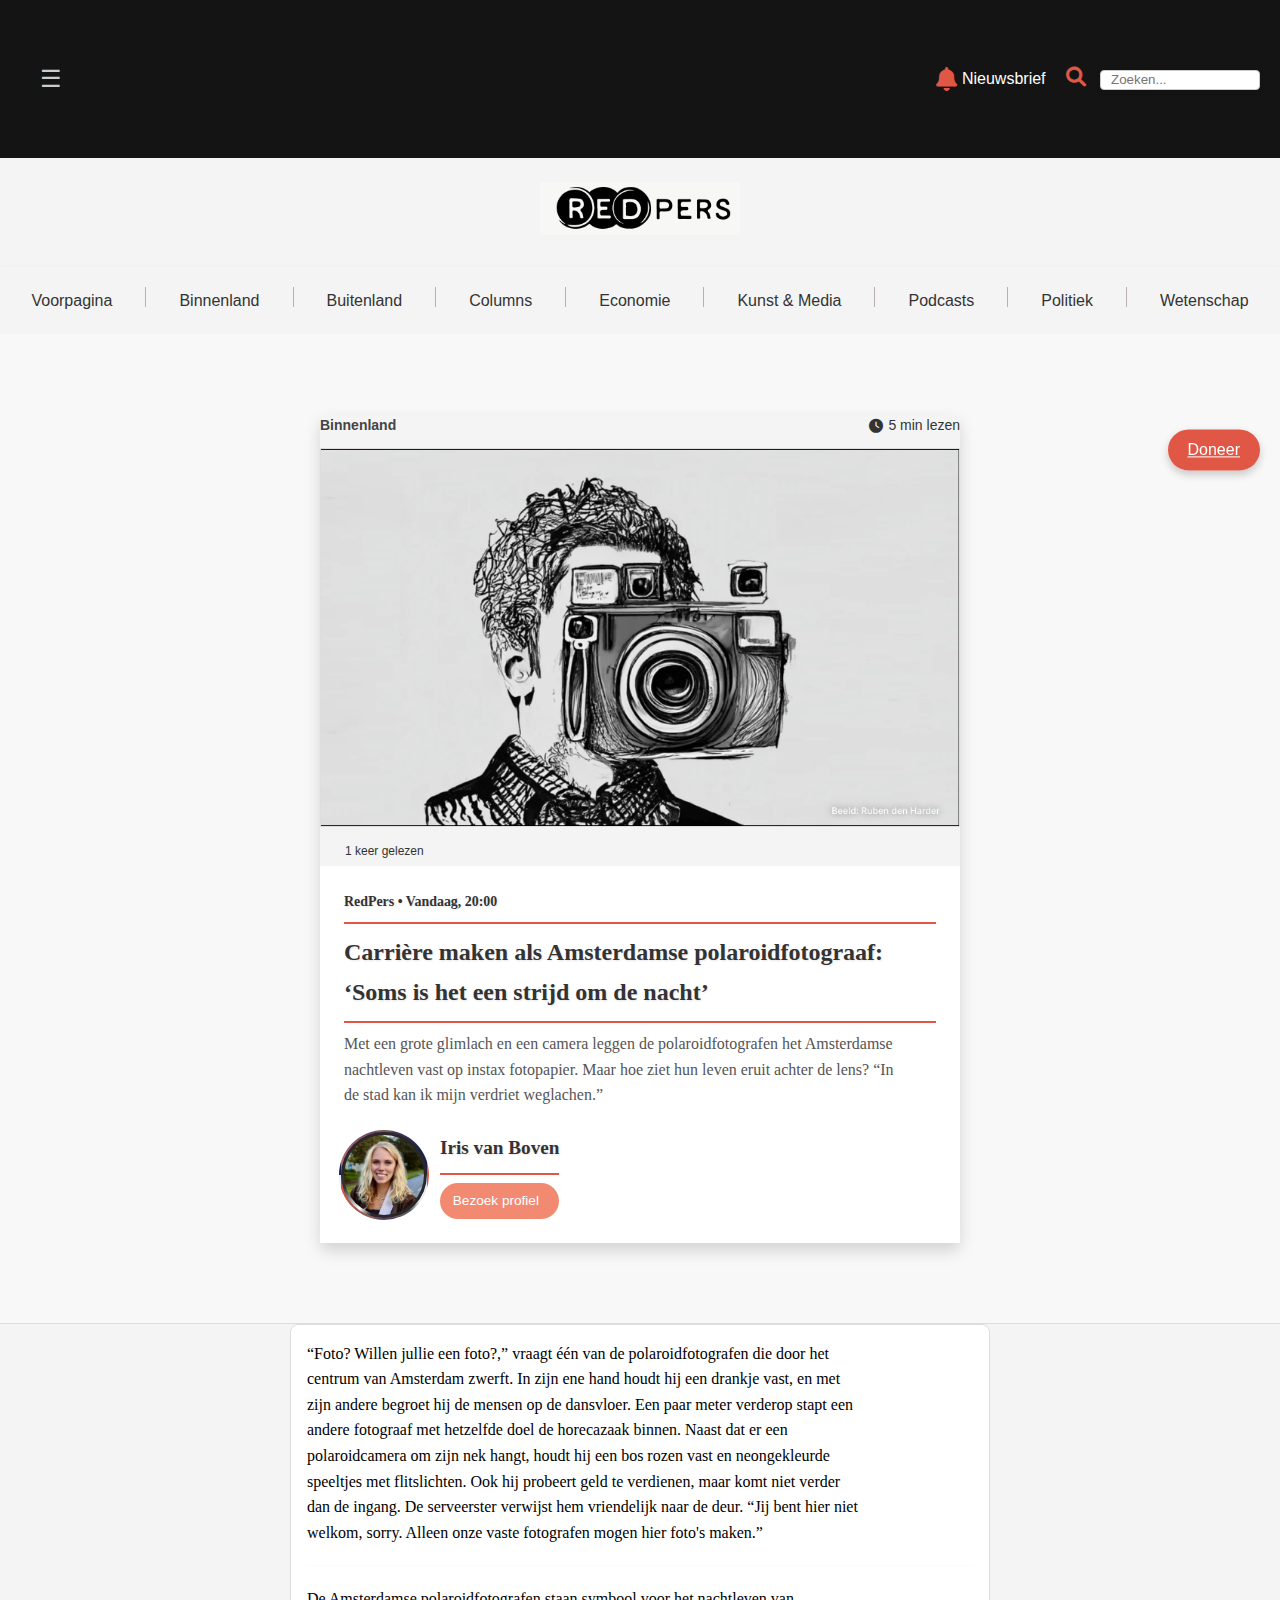
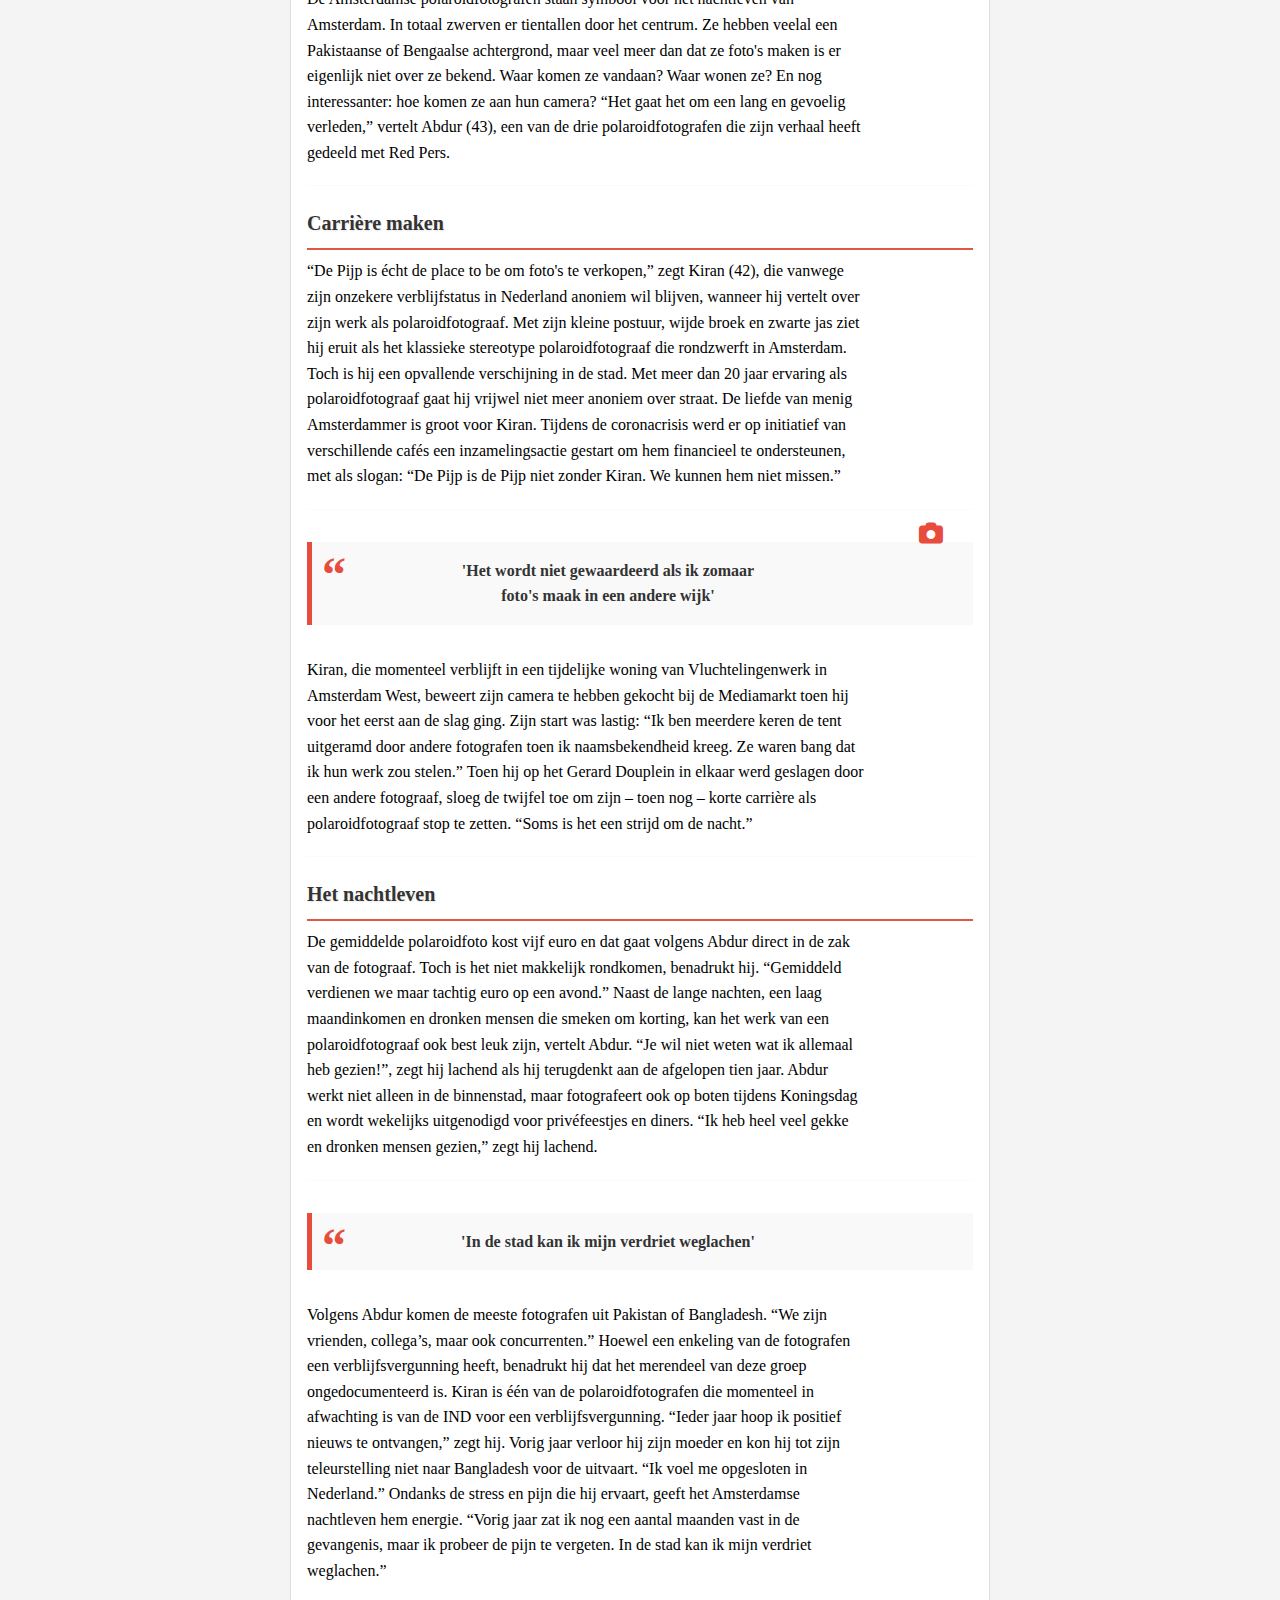
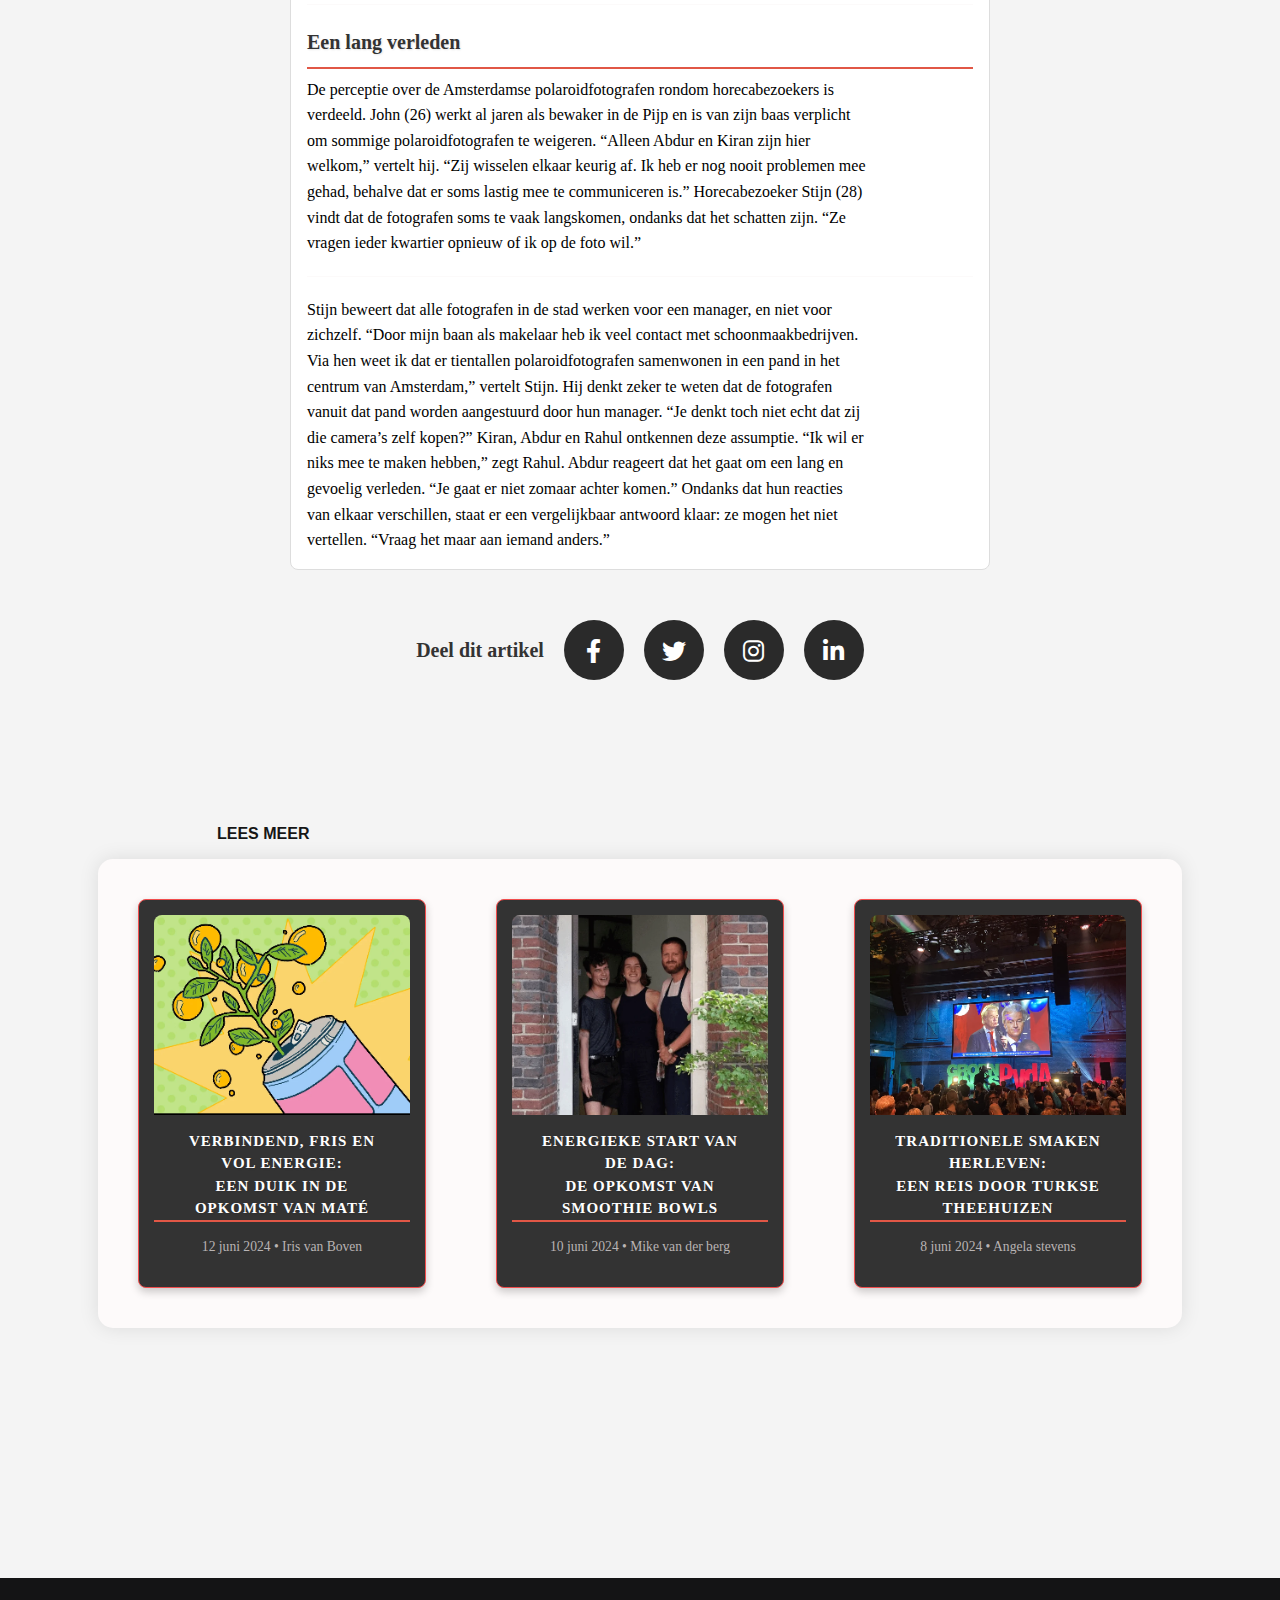
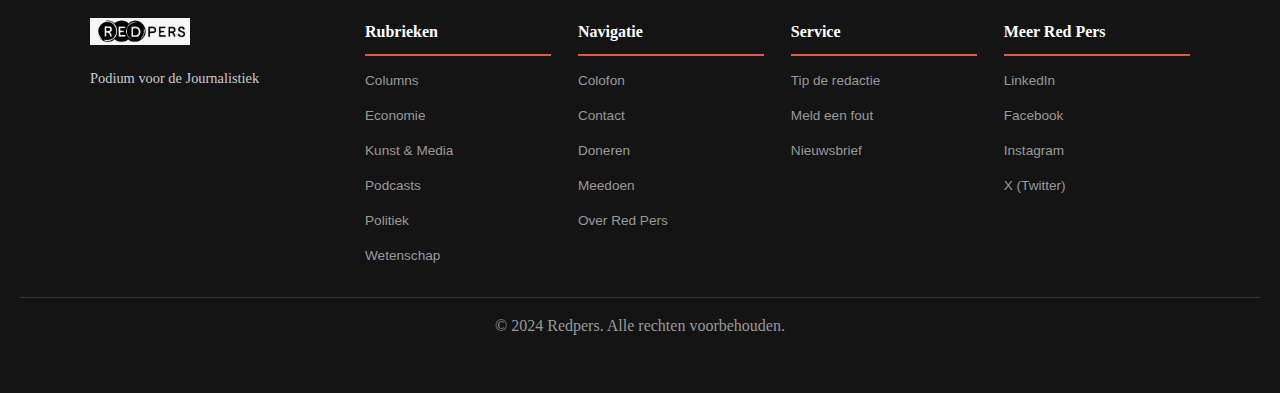
<file: index.html>
<!DOCTYPE html>
<html lang="nl">

<head>
    <meta charset="UTF-8">
    <meta name="viewport" content="width=device-width, initial-scale=1.0">
    <title>Redpers</title>
    <link rel="stylesheet" href="styles/styles.css">
    <link rel="preconnect" href="https://fonts.googleapis.com">
    <link rel="preconnect" href="https://fonts.gstatic.com" crossorigin>
    <link href="https://fonts.googleapis.com/css2?family=Roboto:wght@400;500;700&display=swap" rel="stylesheet">
    <link rel="stylesheet" href="https://cdnjs.cloudflare.com/ajax/libs/font-awesome/6.0.0-beta3/css/all.min.css">
</head>

<body>

    <header>
        <nav class="navbar">
            <button class="menu-button" id="menu-button" aria-label="Menu">&#9776;</button>
            <section class="notification-container">
                <span class="newsletter">
                    <i class="fas fa-bell bell"></i>
                    <span class="fade-in-text">Nieuwsbrief</span>
                </span>
                <form class="search-container" role="search">
                    <i class="fas fa-search search-icon"></i>
                    <input type="text" placeholder="Zoeken..." aria-label="Search">
                </form>
            </section>
        </nav>
    </header>

    <aside id="overlay" class="overlay" role="dialog" aria-label="Navigatiemenu" aria-modal="true">
        <section class="dropdown">
            <button class="close-button" id="close-button" aria-label="Sluiten">&times;</button>
            <nav>
                <ul class="nav-list" id="nav-list">
                    <li class="item"><a href="#colofen">COLOFEN</a></li>
                    <li class="separator"></li>
                    <li class="item"><a href="#over">OVER</a></li>
                    <li class="separator"></li>
                    <li class="item"><a href="#meedoen">MEEDOEN</a></li>
                    <li class="separator"></li>
                    <li class="item"><a href="#contact">CONTACT</a></li>
                </ul>
            </nav>
        </section>
    </aside>

    <section class="logo-container">
        <img src="assets/logo.jpg" alt="Logo" class="logo">
    </section>

    <nav class="secondary-navbar">
        <ul class="secondary-nav-list">
            <li class="secondary-item"><a href="#home">Voorpagina</a></li>
            <div class="secondary-separator"></div>
            <li class="secondary-item"><a href="#binnenland">Binnenland</a></li>
            <div class="secondary-separator"></div>
            <li class="secondary-item"><a href="#buitenland">Buitenland</a></li>
            <div class="secondary-separator"></div>
            <li class="secondary-item"><a href="#columns">Columns</a></li>
            <div class="secondary-separator"></div>
            <li class="secondary-item"><a href="#economie">Economie</a></li>
            <div class="secondary-separator"></div>
            <li class="secondary-item"><a href="#kunst-media">Kunst & Media</a></li>
            <div class="secondary-separator"></div>
            <li class="secondary-item"><a href="#podcasts">Podcasts</a></li>
            <div class="secondary-separator"></div>
            <li class="secondary-item"><a href="#politiek">Politiek</a></li>
            <div class="secondary-separator"></div>
            <li class="secondary-item"><a href="#wetenschap">Wetenschap</a></li>
        </ul>
    </nav>

    <main>

        <article class="card">
            <header class="card-header">
                <span class="card-category">Binnenland</span>
                <span class="read-time">
                    <i class="fas fa-clock"></i> 5 min lezen

                </span>

            </header>
            <img src="assets/img.jpg" class="card-img" alt="Journalist Image">
            <span class="view-counter" id="view-counter">0 keer gelezen</span>

            <section class="card-body">
                <h2 class="subheadline">RedPers • Vandaag, 20:00</h2>
                <h2 class="card-title">Carrière maken als Amsterdamse polaroidfotograaf: ‘Soms is het een strijd om de
                    nacht’</h2>
                <p class="card-text">Met een grote glimlach en een camera leggen de polaroidfotografen het Amsterdamse
                    nachtleven vast op instax fotopapier. Maar hoe ziet hun leven eruit achter de lens? “In de stad kan
                    ik mijn verdriet weglachen.”</p>

                <section class="author-profile">
                    <div class="box">
                        <div class="content">
                            <img src="assets/author.jpg" alt="Iris van Boven" class="author-avatar">
                        </div>
                    </div>
                    <div class="author-info">
                        <h2 class="author-name">Iris van Boven</h2>
                        <a href="profile.html" class="profile-link">Bezoek profiel</a>
                        <!-- Verwijst naar profile.html -->


                    </div>
                </section>

            </section>

        </article>
    </main>

    <!-- Belonning sectie -->
    <!-- Donatie Pop-up -->
    <div id="donationPopup" class="popup-overlay">
        <div class="popup-content">
            <button class="close-popup" id="closePopup">&times;</button>
            <h2>Steun onze Journalisten!</h2>
            <p>Jouw bijdrage helpt ons onafhankelijke journalistiek te blijven maken. Overweeg een donatie!</p>
            <button class="donate-btn">Doneer Nu</button>

        </div>
    </div>


    <section class="article-content">
        <p>
            “Foto? Willen jullie een foto?,” vraagt één van de polaroidfotografen die door het centrum van Amsterdam
            zwerft. In zijn ene hand houdt hij een drankje vast, en met zijn andere begroet hij de mensen op de
            dansvloer. Een paar meter verderop stapt een andere fotograaf met hetzelfde doel de horecazaak binnen. Naast
            dat er een polaroidcamera om zijn nek hangt, houdt hij een bos rozen vast en neongekleurde speeltjes met
            flitslichten. Ook hij probeert geld te verdienen, maar komt niet verder dan de ingang. De serveerster
            verwijst hem vriendelijk naar de deur. “Jij bent hier niet welkom, sorry. Alleen onze vaste fotografen mogen
            hier foto's maken.”


            <hr class="section-divider">


        <p>De Amsterdamse polaroidfotografen staan symbool voor het nachtleven van Amsterdam. In totaal zwerven er
            tientallen door het centrum. Ze hebben veelal een Pakistaanse of Bengaalse achtergrond, maar veel meer dan
            dat ze foto's maken is er eigenlijk niet over ze bekend. Waar komen ze vandaan? Waar wonen ze? En nog
            interessanter: hoe komen ze aan hun camera? “Het gaat het om een lang en gevoelig verleden,” vertelt Abdur
            (43), een van de drie polaroidfotografen die zijn verhaal heeft gedeeld met Red Pers.</p>


        </p>

        <hr class="section-divider">

        <h2>Carrière maken </h2>
        <p>
            “De Pijp is écht de place to be om foto's te verkopen,” zegt Kiran (42), die vanwege zijn onzekere
            verblijfstatus in Nederland anoniem wil blijven, wanneer hij vertelt over zijn werk als polaroidfotograaf.
            Met zijn kleine postuur, wijde broek en zwarte jas ziet hij eruit als het klassieke stereotype
            polaroidfotograaf die rondzwerft in Amsterdam. Toch is hij een opvallende verschijning in de stad. Met meer
            dan 20 jaar ervaring als polaroidfotograaf gaat hij vrijwel niet meer anoniem over straat. De liefde van
            menig Amsterdammer is groot voor Kiran. Tijdens de coronacrisis werd er op initiatief van verschillende
            cafés een inzamelingsactie gestart om hem financieel te ondersteunen, met als slogan: “De Pijp is de Pijp
            niet zonder Kiran. We kunnen hem niet missen.”
        </p>


        <hr class="section-divider">

        <blockquote class="styled-quote">
            <span class="quote-mark">“</span>
            <p>'Het wordt niet gewaardeerd als ik zomaar<br> foto's maak in een andere wijk'</p>
            <!-- Camera icoon -->
            <i class="fas fa-camera camera-icon"></i>
        </blockquote>


        <p>
            Kiran, die momenteel verblijft in een tijdelijke woning van Vluchtelingenwerk in Amsterdam West, beweert
            zijn camera te hebben gekocht bij de Mediamarkt toen hij voor het eerst aan de slag ging. Zijn start was
            lastig: “Ik ben meerdere keren de tent uitgeramd door andere fotografen toen ik naamsbekendheid kreeg. Ze
            waren bang dat ik hun werk zou stelen.” Toen hij op het Gerard Douplein in elkaar werd geslagen door een
            andere fotograaf, sloeg de twijfel toe om zijn – toen nog – korte carrière als polaroidfotograaf stop te
            zetten. “Soms is het een strijd om de nacht.”
        </p>



        <hr class="section-divider">

        <h2> Het nachtleven</h2>
        <p>
            De gemiddelde polaroidfoto kost vijf euro en dat gaat volgens Abdur direct in de zak van de fotograaf. Toch
            is het niet makkelijk rondkomen, benadrukt hij. “Gemiddeld verdienen we maar tachtig euro op een avond.”
            Naast de lange nachten, een laag maandinkomen en dronken mensen die smeken om korting, kan het werk van een
            polaroidfotograaf ook best leuk zijn, vertelt Abdur. “Je wil niet weten wat ik allemaal heb gezien!”, zegt
            hij lachend als hij terugdenkt aan de afgelopen tien jaar. Abdur werkt niet alleen in de binnenstad, maar
            fotografeert ook op boten tijdens Koningsdag en wordt wekelijks uitgenodigd voor privéfeestjes en diners.
            “Ik heb heel veel gekke en dronken mensen gezien,” zegt hij lachend.
        </p>

        <hr class="section-divider">



        <blockquote class="styled-quote">
            <span class="quote-mark">“</span>
            <p>'In de stad kan ik mijn verdriet weglachen'</p>

        </blockquote>



        <p>
            Volgens Abdur komen de meeste fotografen uit Pakistan of Bangladesh. “We zijn vrienden, collega’s, maar ook
            concurrenten.” Hoewel een enkeling van de fotografen een verblijfsvergunning heeft, benadrukt hij dat het
            merendeel van deze groep ongedocumenteerd is. Kiran is één van de polaroidfotografen die momenteel in
            afwachting is van de IND voor een verblijfsvergunning. “Ieder jaar hoop ik positief nieuws te ontvangen,”
            zegt hij. Vorig jaar verloor hij zijn moeder en kon hij tot zijn teleurstelling niet naar Bangladesh voor de
            uitvaart. “Ik voel me opgesloten in Nederland.” Ondanks de stress en pijn die hij ervaart, geeft het
            Amsterdamse nachtleven hem energie. “Vorig jaar zat ik nog een aantal maanden vast in de gevangenis, maar ik
            probeer de pijn te vergeten. In de stad kan ik mijn verdriet weglachen.”


        </p>

        <hr class="section-divider">

        <h2> Een lang verleden</h2>
        <p>
            De perceptie over de Amsterdamse polaroidfotografen rondom horecabezoekers is verdeeld. John (26) werkt al
            jaren als bewaker in de Pijp en is van zijn baas verplicht om sommige polaroidfotografen te weigeren.
            “Alleen Abdur en Kiran zijn hier welkom,” vertelt hij. “Zij wisselen elkaar keurig af. Ik heb er nog nooit
            problemen mee gehad, behalve dat er soms lastig mee te communiceren is.” Horecabezoeker Stijn (28) vindt dat
            de fotografen soms te vaak langskomen, ondanks dat het schatten zijn. “Ze vragen ieder kwartier opnieuw of
            ik op de foto wil.”
        </p>
        <hr class="section-divider">

        <p>
            Stijn beweert dat alle fotografen in de stad werken voor een manager, en niet voor zichzelf. “Door mijn baan
            als makelaar heb ik veel contact met schoonmaakbedrijven. Via hen weet ik dat er tientallen
            polaroidfotografen samenwonen in een pand in het centrum van Amsterdam,” vertelt Stijn. Hij denkt zeker te
            weten dat de fotografen vanuit dat pand worden aangestuurd door hun manager. “Je denkt toch niet echt dat
            zij die camera’s zelf kopen?” Kiran, Abdur en Rahul ontkennen deze assumptie. “Ik wil er niks mee te maken
            hebben,” zegt Rahul. Abdur reageert dat het gaat om een lang en gevoelig verleden. “Je gaat er niet zomaar
            achter komen.” Ondanks dat hun reacties van elkaar verschillen, staat er een vergelijkbaar antwoord klaar:
            ze mogen het niet vertellen. “Vraag het maar aan iemand anders.”
        </p>

    </section>


    <div class="share-container">
        <!-- Tekst voor "Deel dit artikel" -->
        <p class="share-title">Deel dit artikel</p>

        <!-- Social Media Knoppen -->
        <div class="social-media-container">
            <ul class="social-icons">
                <li>
                    <a href="#" class="social-icon facebook" data-tip="Facebook">
                        <i class="fab fa-facebook-f"></i>
                    </a>
                </li>
                <li>
                    <a href="#" class="social-icon twitter" data-tip="Twitter">
                        <i class="fab fa-twitter"></i>
                    </a>
                </li>
                <li>
                    <a href="#" class="social-icon instagram" data-tip="Instagram">
                        <i class="fab fa-instagram"></i>
                    </a>
                </li>
                <li>
                    <a href="#" class="social-icon linkedin" data-tip="LinkedIn">
                        <i class="fab fa-linkedin-in"></i>
                    </a>
                </li>
            </ul>
        </div>
    </div>





    <!-- Sticky Donatieknop aan de Zijkant -->
    <div class="sticky-donate-btn">
        <a href="donation.html" class="donate-btn-sticky">Doneer</a>
    </div>

    <!-- Lees meer artikelen knop buiten de container geplaatst -->
    <div class="read-more-container">
        <a href="#" class="read-more-btn">Lees Meer </a>
    </div>
    <div class="img-container">
        <div class="imagecard">
            <div class="imgbx">
                <a href="#">
                    <img src="assets/img1.jpg" alt="">
                </a>
            </div>
            <h2>
                Verbindend, fris en vol energie:<br> een duik in de opkomst van maté
            </h2>
            <!-- Datum en naam toevoegen -->
            <p class="meta-info">12 juni 2024 • Iris van Boven</p>
        </div>

        <div class="imagecard">
            <div class="imgbx">
                <a href="#">
                    <img src="assets/img2.jpg" alt="">
                </a>
            </div>
            <h2>
                Energieke start van de dag:<br> de opkomst van smoothie bowls
            </h2>
            <!-- Datum en naam toevoegen -->
            <p class="meta-info">10 juni 2024 • Mike van der berg </p>
        </div>

        <div class="imagecard">
            <div class="imgbx">
                <a href="#">
                    <img src="assets/img3.jpg" alt="">
                </a>
            </div>
            <h2>
                Traditionele smaken herleven:<br> een reis door Turkse theehuizen
            </h2>
            <!-- Datum en naam toevoegen -->
            <p class="meta-info">8 juni 2024 • Angela stevens</p>
        </div>
    </div>





    <!-- Responsive Footer -->
    <footer class="responsive-footer">
        <div class="footer-content">
            <div class="footer-logo-section">
                <img src="assets/logo.jpg" alt="Redpers Logo" class="footer-logo">
                <p class="footer-motto">Podium voor de Journalistiek</p>
            </div>

            <div class="footer-columns">
                <div class="footer-column">
                    <h3>Rubrieken</h3>
                    <ul>
                        <li><a href="#columns">Columns</a></li>
                        <li><a href="#economie">Economie</a></li>
                        <li><a href="#kunst-media">Kunst & Media</a></li>
                        <li><a href="#podcasts">Podcasts</a></li>
                        <li><a href="#politiek">Politiek</a></li>
                        <li><a href="#wetenschap">Wetenschap</a></li>
                    </ul>
                </div>

                <div class="footer-column">
                    <h3>Navigatie</h3>
                    <ul>
                        <li><a href="#colofen">Colofon</a></li>
                        <li><a href="#contact">Contact</a></li>
                        <li><a href="#doneren">Doneren</a></li>
                        <li><a href="#meedoen">Meedoen</a></li>
                        <li><a href="#over">Over Red Pers</a></li>
                    </ul>
                </div>

                <div class="footer-column">
                    <h3>Service</h3>
                    <ul>
                        <li><a href="#">Tip de redactie</a></li>
                        <li><a href="#">Meld een fout</a></li>
                        <li><a href="#">Nieuwsbrief</a></li>
                    </ul>
                </div>

                <div class="footer-column">
                    <h3>Meer Red Pers</h3>
                    <ul class="social-links">
                        <li><a href="#">LinkedIn</a></li>
                        <li><a href="#">Facebook</a></li>
                        <li><a href="#">Instagram</a></li>
                        <li><a href="#">X (Twitter)</a></li>

                    </ul>
                </div>
            </div>
        </div>

        <div class="footer-bottom">
            <p>&copy; 2024 Redpers. Alle rechten voorbehouden.</p>
        </div>
    </footer>


    <script src="scripts/script.js"></script>
</body>

</html>
</file>
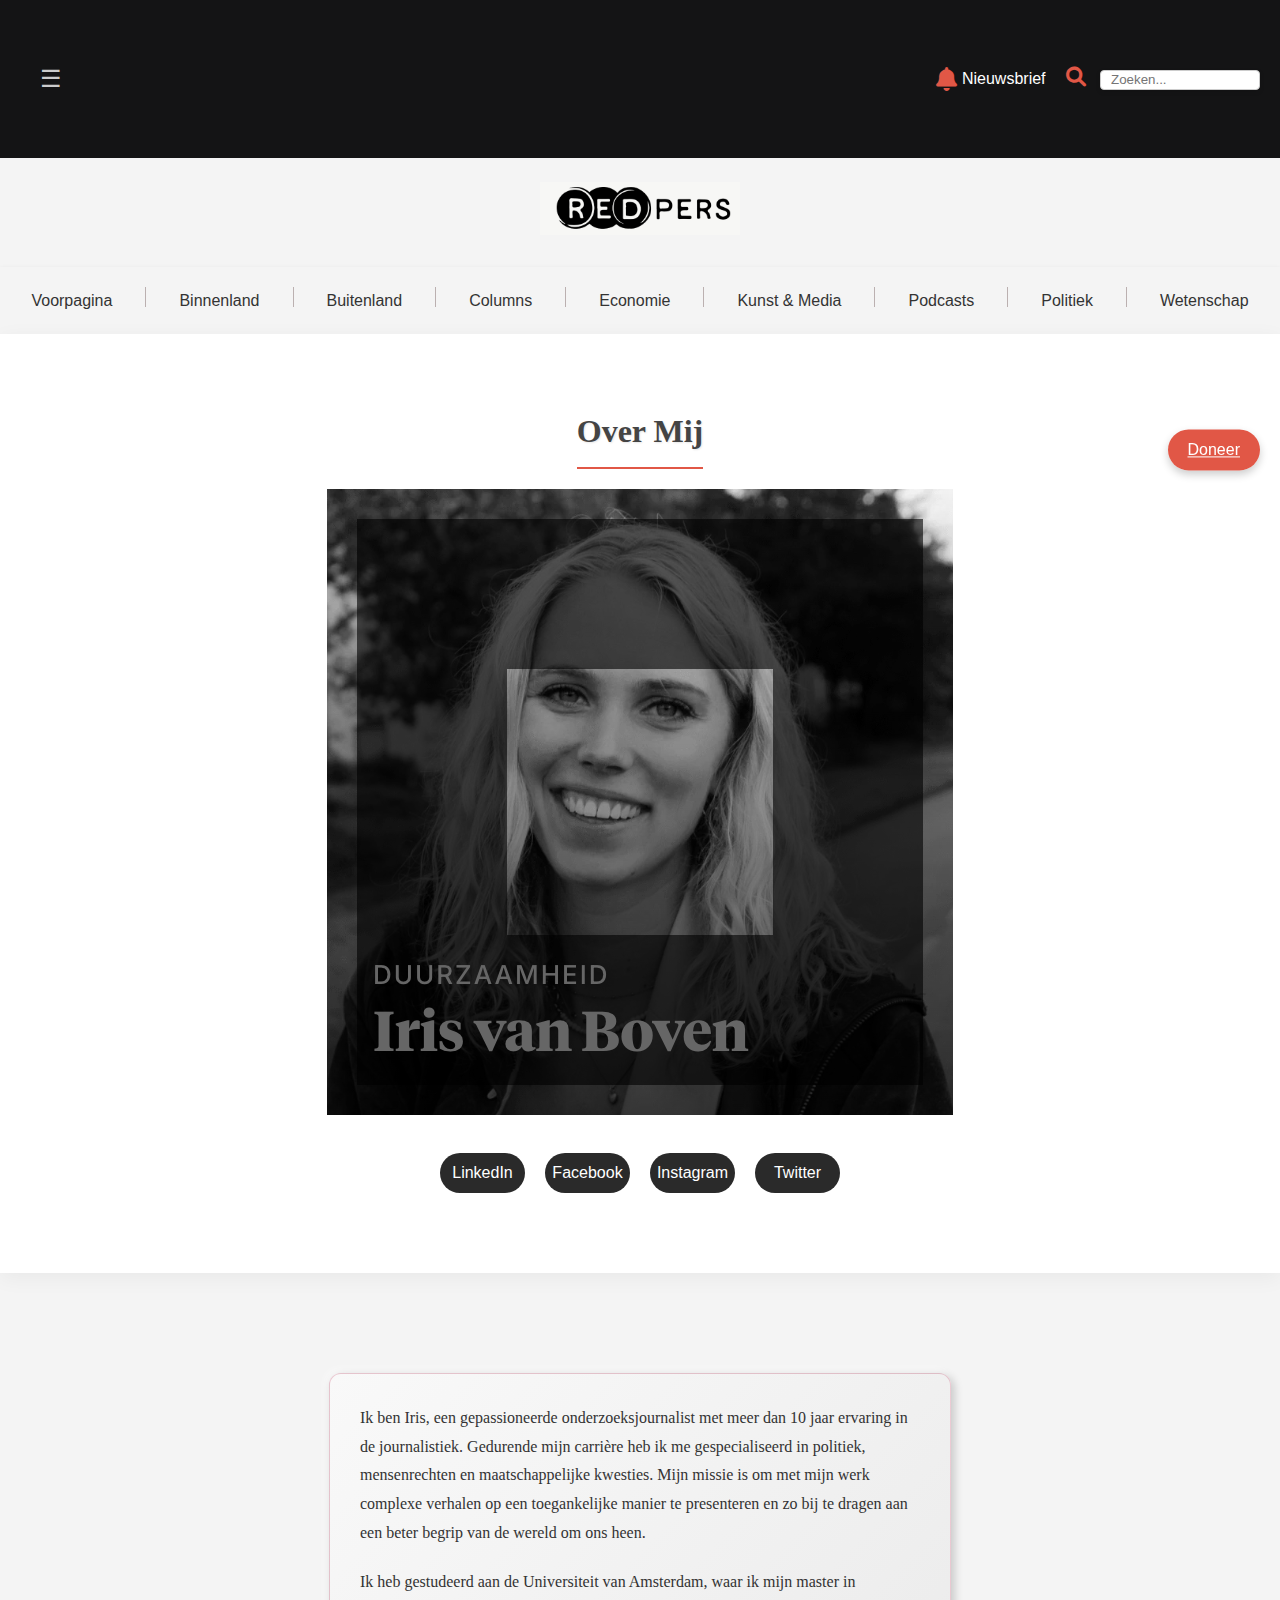
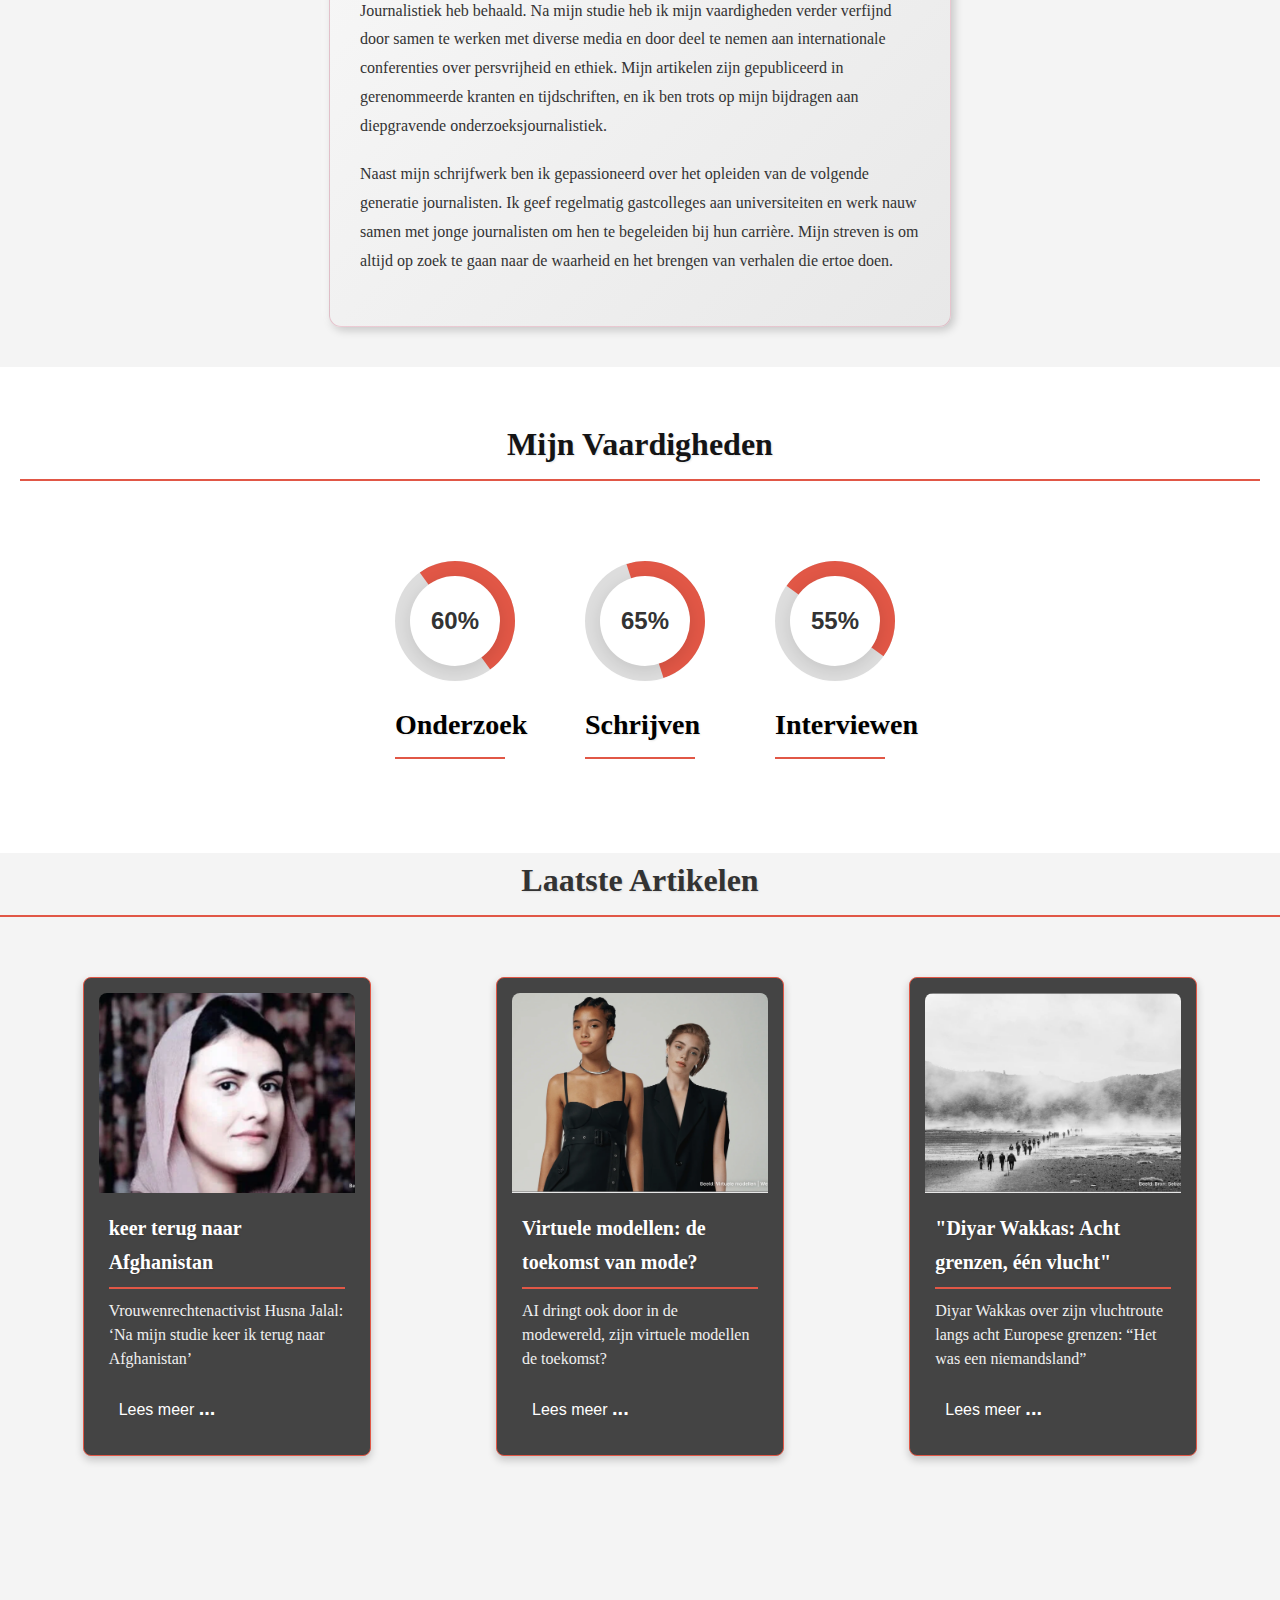
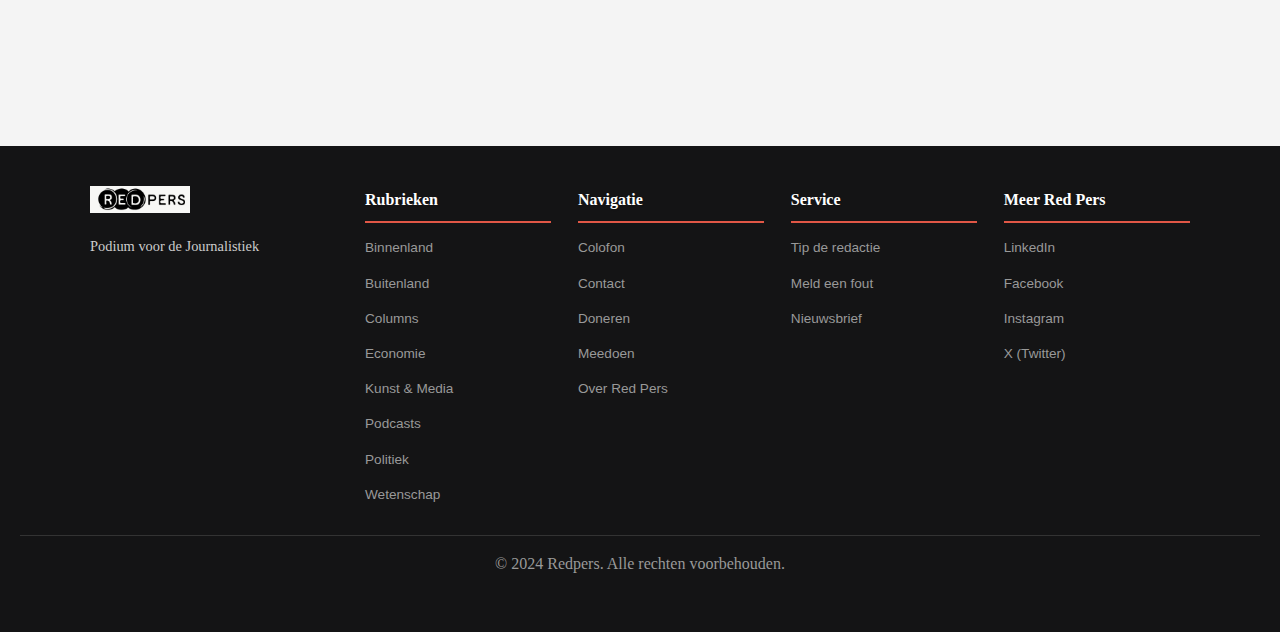
<file: profile.html>
<!DOCTYPE html>
<html lang="nl">

<head>
    <meta charset="UTF-8">
    <meta name="viewport" content="width=device-width, initial-scale=1.0">
    <title>Redpers</title>
    <link rel="stylesheet" href="styles/styles.css">
    <link rel="preconnect" href="https://fonts.googleapis.com">
    <link rel="preconnect" href="https://fonts.gstatic.com" crossorigin>
    <link href="https://fonts.googleapis.com/css2?family=Roboto:wght@400;500;700&display=swap" rel="stylesheet">
    <link rel="stylesheet" href="https://cdnjs.cloudflare.com/ajax/libs/font-awesome/6.0.0-beta3/css/all.min.css">
</head>

<body>

    <header>
        <nav class="navbar">
            <button class="menu-button" id="menu-button" aria-label="Menu">&#9776;</button>
            <section class="notification-container">
                <span class="newsletter">
                    <i class="fas fa-bell bell"></i>
                    <span class="fade-in-text">Nieuwsbrief</span>
                </span>
                <form class="search-container" role="search">
                    <i class="fas fa-search search-icon"></i>
                    <input type="text" placeholder="Zoeken..." aria-label="Search">
                </form>
            </section>
        </nav>
    </header>

    <aside id="overlay" class="overlay" role="dialog" aria-label="Navigatiemenu" aria-modal="true">
        <section class="dropdown">
            <button class="close-button" id="close-button" aria-label="Sluiten">&times;</button>
            <nav>
                <ul class="nav-list" id="nav-list">
                    <li class="item"><a href="#colofen">COLOFEN</a></li>
                    <li class="separator"></li>
                    <li class="item"><a href="#over">OVER</a></li>
                    <li class="separator"></li>
                    <li class="item"><a href="#meedoen">MEEDOEN</a></li>
                    <li class="separator"></li>
                    <li class="item"><a href="#contact">CONTACT</a></li>
                </ul>
            </nav>
        </section>
    </aside>

    <section class="logo-container">
        <img src="assets/logo.jpg" alt="Logo" class="logo">
    </section>

    <nav class="secondary-navbar"> 
        <ul class="secondary-nav-list"> 
            <li class="secondary-item"><a href="#home">Voorpagina</a></li> 
            <div class="secondary-separator"></div> 
            <li class="secondary-item"><a href="#binnenland">Binnenland</a></li> 
            <div class="secondary-separator"></div> 
            <li class="secondary-item"><a href="#buitenland">Buitenland</a></li> 
            <div class="secondary-separator"></div> 
            <li class="secondary-item"><a href="#columns">Columns</a></li> 
            <div class="secondary-separator"></div> 
            <li class="secondary-item"><a href="#economie">Economie</a></li> 
            <div class="secondary-separator"></div> 
            <li class="secondary-item"><a href="#kunst-media">Kunst & Media</a></li> 
            <div class="secondary-separator"></div> 
            <li class="secondary-item"><a href="#podcasts">Podcasts</a></li> 
            <div class="secondary-separator"></div> 
            <li class="secondary-item"><a href="#politiek">Politiek</a></li> 
            <div class="secondary-separator"></div> 
            <li class="secondary-item"><a href="#wetenschap">Wetenschap</a></li> 
        </ul> 
    </nav> 


    <section class="about-section">
        <h2 class="styled-heading"><span>Over Mij</span></h2>
        <div class="author-img-container">
            <img src="assets/iris.jpg" alt="women in black and white" class="author-img">
        </div>
        
        <div class="about-social-links-container">
            <!-- Sociale media links toegevoegd -->
            <ul class="about-social-links">
                <li><a href="#">LinkedIn</a></li>
                <li><a href="#">Facebook</a></li>
                <li><a href="#">Instagram</a></li>
                <li><a href="#">Twitter</a></li>
            </ul>
        </div>
    </section>
    
    
        <div class="text-container">
            <p>
                Ik ben Iris, een gepassioneerde onderzoeksjournalist met meer dan 10 jaar ervaring in de journalistiek. 
                Gedurende mijn carrière heb ik me gespecialiseerd in politiek, mensenrechten en maatschappelijke kwesties. 
                Mijn missie is om met mijn werk complexe verhalen op een toegankelijke manier te presenteren en 
                zo bij te dragen aan een beter begrip van de wereld om ons heen.
            </p>
            <p>
                Ik heb gestudeerd aan de Universiteit van Amsterdam, waar ik mijn master in Journalistiek heb behaald. 
                Na mijn studie heb ik mijn vaardigheden verder verfijnd door samen te werken met diverse media en 
                door deel te nemen aan internationale conferenties over persvrijheid en ethiek. 
                Mijn artikelen zijn gepubliceerd in gerenommeerde kranten en tijdschriften, en ik ben trots op mijn bijdragen aan diepgravende onderzoeksjournalistiek.
            </p>
            <p>
                Naast mijn schrijfwerk ben ik gepassioneerd over het opleiden van de volgende generatie journalisten. 
                Ik geef regelmatig gastcolleges aan universiteiten en werk nauw samen met jonge journalisten om hen te begeleiden bij hun carrière. 
                Mijn streven is om altijd op zoek te gaan naar de waarheid en het brengen van verhalen die ertoe doen.
            </p>
        </div>
    </section>
    <section class="skills-section">
        <h2 class="skills-title">Mijn Vaardigheden</h2>
        <div class="skills-container">
            <div class="skills-item">
                <div class="circle">
                    <div class="circle-inner">
                        <span class="percentage">60%</span>
                    </div>
                </div>
                <h3 class="skills-item-title">Onderzoek</h3>
            </div>
            <div class="skills-item">
                <div class="circle">
                    <div class="circle-inner">
                        <span class="percentage">65%</span>
                    </div>
                </div>
                <h3 class="skills-item-title">Schrijven</h3>
            </div>
            <div class="skills-item">
                <div class="circle">
                    <div class="circle-inner">
                        <span class="percentage">55%</span>
                    </div>
                </div>
                <h3 class="skills-item-title">Interviewen</h3>
            </div>
        </div>
    </section>
    
   
 
    <section class="latest-articles-section">
        <h2 class="latest-articles-title">Laatste Artikelen</h2>
        <div class="articles-container">
            <div class="article-item">
                <img src="assets/artikel1.jpg" alt="Artikel 1 afbeelding" class="article-img">
                <div class="article-body">
                    <h3 class="article-title"> keer terug naar Afghanistan</h3>
                    <p class="article-description">Vrouwenrechtenactivist Husna Jalal: ‘Na mijn studie keer ik terug naar Afghanistan’</p>
                    <a href="#" class="btn">Lees meer <span class="dots">.</span><span class="dots">.</span><span class="dots">.</span></a>
                </div>
            </div>
            <div class="article-item">
                <img src="assets/artikel2.jpg" alt="Artikel 2 afbeelding" class="article-img">
                <div class="article-body">
                    <h3 class="article-title">Virtuele modellen: de toekomst van mode? </h3>
                    <p class="article-description">AI dringt ook door in de modewereld, zijn virtuele modellen de toekomst?</p>
                    <a href="#" class="btn">Lees meer <span class="dots">.</span><span class="dots">.</span><span class="dots">.</span></a>
                </div>
            </div>
            <div class="article-item">
                <img src="assets/artikel3.jpg" alt="Artikel 3 afbeelding" class="article-img">
                <div class="article-body">
                    <h3 class="article-title">"Diyar Wakkas: Acht grenzen, één vlucht"</h3>
                    <p class="article-description">Diyar Wakkas over zijn vluchtroute langs acht Europese grenzen: “Het was een niemandsland”</p>
                    <a href="#" class="btn">Lees meer <span class="dots">.</span><span class="dots">.</span><span class="dots">.</span></a>
                </div>
            </div>
        </div>
    </section>

    
    <!-- Sticky Donatieknop aan de Zijkant -->
    <div class="sticky-donate-btn">
        <a href="donation.html" class="donate-btn-sticky">Doneer</a>
    </div>

        <!-- Responsive Footer -->
        <footer class="responsive-footer">
            <div class="footer-content">
                <div class="footer-logo-section">
                    <img src="assets/logo.jpg" alt="Redpers Logo" class="footer-logo">
                    <p class="footer-motto">Podium voor de Journalistiek</p>
                </div>
    
                <div class="footer-columns">
                    <div class="footer-column">
                        <h3>Rubrieken</h3>
                        <ul>
                            <li><a href="#binnenland">Binnenland</a></li>
                            <li><a href="#buitenland">Buitenland</a></li>
                            <li><a href="#columns">Columns</a></li>
                            <li><a href="#economie">Economie</a></li>
                            <li><a href="#kunst-media">Kunst & Media</a></li>
                            <li><a href="#podcasts">Podcasts</a></li>
                            <li><a href="#politiek">Politiek</a></li>
                            <li><a href="#wetenschap">Wetenschap</a></li>
                        </ul>
                    </div>
    
                    <div class="footer-column">
                        <h3>Navigatie</h3>
                        <ul>
                            <li><a href="#colofen">Colofon</a></li>
                            <li><a href="#contact">Contact</a></li>
                            <li><a href="#doneren">Doneren</a></li>
                            <li><a href="#meedoen">Meedoen</a></li>
                            <li><a href="#over">Over Red Pers</a></li>
                        </ul>
                    </div>
    
                    <div class="footer-column">
                        <h3>Service</h3>
                        <ul>
                            <li><a href="#">Tip de redactie</a></li>
                            <li><a href="#">Meld een fout</a></li>
                            <li><a href="#">Nieuwsbrief</a></li>
                        </ul>
                    </div>
    
                    <div class="footer-column">
                        <h3>Meer Red Pers</h3>
                        <ul class="social-links">
                            <li><a href="#">LinkedIn</a></li>
                            <li><a href="#">Facebook</a></li>
                            <li><a href="#">Instagram</a></li>
                            <li><a href="#">X (Twitter)</a></li>
    
                        </ul>
                    </div>
                </div>
            </div>
    
    
    

    
    
            
            <div class="footer-bottom">
                <p>&copy; 2024 Redpers. Alle rechten voorbehouden.</p>
            </div>
        </footer>
    
    
    
    
    
    
    
        
        <script src="scripts/script.js"></script>
    </body>
    
    </html>
</file>
<file: styles/styles.css>
* {
    margin: 0;
    padding: 0;
    box-sizing: border-box;
}

/* Algemene body stijl */
body {
    margin: 0;
    display: flex;
    flex-direction: column;
    font-family: 'Inter', sans-serif; 
    background-color: #f4f4f4; 
    line-height: 1.7; 
}


/* Stijl voor de main container om content te centreren */
main {
    display: flex;
    justify-content: center;
    align-items: center;
    min-height: 80vh;
    padding: 5rem 3rem;
    background-color: #f8f8f8; 
    box-sizing: border-box;
    border-bottom: 1px solid #ddd; 
}


h2, h3 {
    font-family: 'Merriweather', serif; 
    text-shadow: 1px 1px 2px rgba(0, 0, 0, 0.1); 
    border-bottom: 2px solid #e15746; 
    padding-bottom: 0.5rem;
    margin-bottom: 1.5rem;
    font-size: 1.75rem; 
}

/* Witruimte rond secties */
main, .article-content, .img-container {
    padding: 3rem; 
}

/* Notificatie en zoekveld styling */
.notification-container {
    display: flex;
    align-items: center;
}

.newsletter {
    display: flex;
    align-items: center;
    margin-right: 1.25rem;
    color: white;
}

/* Zoekveld styling */
.search-container input {
    padding: 0.375rem 0.625rem;
    border: 1px solid #ccc;
    border-radius: 0.25rem;
    width: 10rem;
    height: 1.25rem;
    background-color: #ffffff;
    box-shadow: 0 0.125rem 0.3125rem rgba(0, 0, 0, 0.1);
    outline: none;
    transition: width 0.3s ease, box-shadow 0.3s ease;
}

/* Zoekicoon styling */
.search-container .search-icon {
    font-size: 1.25rem;
    margin-right: 0.625rem;
    color: #E15746; 
    cursor: pointer;
    transition: transform 0.3s ease, color 0.3s ease;
}

/* Hover-effect met meer contrast */
.search-container input:focus {
    width: 12.5rem;
    box-shadow: 0 0.1875rem 0.625rem rgba(0, 0, 0, 0.2); 
    border-color: #E15746; 
}

/* Secundaire navigatiebalk stijlen */
.secondary-item a:hover {
    color: #E15746; 
    background-color: transparent; 
    box-shadow: none; 
    border: none; 
}

/* Bel icoon styling */
.bell {
    font-size: 1.5rem;
    margin-right: 0.3125rem;
    animation: shake 1.9s infinite alternate;
    color: #E15746;
}

/* Animatie voor bel icoon */
@keyframes shake {
    0% { transform: translate(0); }
    100% { transform: translate(-0.3125rem); }
}

/* Logo container stijl */
.logo-container {
    text-align: center;
    padding: 1.5rem 0;
    background-color: #f4f4f4;
}

.logo {
    width: 12.5rem;
    height: auto;
}

/* Secundaire navigatiebalk stijlen */
.secondary-navbar {
    padding: 0.625rem 0;
    box-shadow: 0 0.125rem 0.3125rem rgba(0, 0, 0, 0.1);
}

.secondary-nav-list {
    display: flex;
    justify-content: center;
    list-style-type: none;
    padding: 0;
    margin: 0;
}

.secondary-item {
    padding: 0.625rem 0.9375rem;
    transition: transform 0.2s;
}

/* Hover-effecten en kleurverandering voor de secundaire navigatiebalk */
.secondary-item a {
    text-decoration: none;
    color: #333;
    transition: color 0.3s, background-color 0.3s, box-shadow 0.3s;
    padding: 0.5rem;
    border-radius: 0.25rem;
}

.secondary-separator {
    height: 1.25rem;
    width: 0.0625rem;
    background-color: rgb(187, 176, 176);
    margin: 0 0.625rem;
    margin-top: 0.625rem ;
}

/* Stijl van de hoofd navbar */
.navbar {
    display: flex;
    align-items: center;
    justify-content: space-between;
    padding: 0.625rem 1.25rem;
    background-color: #141415;
}

/* Menu-knop stijl */
.menu-button {
    cursor: pointer;
    background: none;
    border: none;
    font-size: 1.5rem;
    color: #CCCCCC	;
    transition: transform 0.3s ease;
}

.menu-button:hover {
    transform: rotate(90deg);
}

/* Overlay en dropdown-styling */
.overlay {
    position: fixed;
    top: 0;
    left: 0;
    width: 100%;
    height: 100%;
    display: none; 
    background-color: rgba(12, 8, 8, 0.7);
    z-index: 1000;
    opacity: 0;
    transition: opacity 0.4s ease;
}

.overlay.show {
    display: block;
    opacity: 1;
}

/* Dropdown sectie */
.dropdown {
    position: fixed;
    top: 0;
    left: 0;
    width: 15.625rem;
    height: 100%;
    background-color: #141415;
    box-shadow: 0.125rem 0 0.625rem rgba(0, 0, 0, 0.5);
    padding: 1.25rem;
    transform: translateX(-100%);
    opacity: 0;
    transition: transform 0.3s ease-out, opacity 0.3s ease-out; 
    display: flex;
    flex-direction: column;
}

.dropdown.show {
    transform: translateX(0);
    opacity: 1;
}

/* Stijl voor de sluitknop */
.close-button {
    align-self: flex-end;
    cursor: pointer;
    background: none;
    border: none;
    font-size: 1.5rem;
    color: #ffffff;
}

/* Nav-lijst en items */
.nav-list {
    list-style: none;
    padding: 0;
    margin: 1.25rem 0 0 0;
    display: flex;
    flex-direction: column;
}

.item {
    padding: 0.9375rem 0.625rem;
}
    
    /* Link styling met  3D hover effect */
    .item a {
    color: #ffffff;
    text-decoration: none;
    font-size: 1rem;
    display: block;
    transition: transform 0.3s ease, box-shadow 0.3s ease;
    }
    
    /*  3D Hover effect op de item links */
    .item a:hover {
    transform: perspective(300px) rotateX(15deg) rotateY(-15deg) scale(1.1);
    box-shadow: 0 0.625rem 1.25rem rgba(0, 0, 0, 0.5);
    }
    
    /* Stijl van de separator */
    .separator {
    height: 0.0625rem;
    background-color: #3d3a3a;
    margin: 0.625rem 0;
    }



/* Kaarten en afbeelding styling */
.card {
    max-width: 40rem;
    border-radius: 0.5rem;
    box-shadow: 0 0.5rem 1rem rgba(0, 0, 0, 0.15); 
    background-color: #f4f4f4; 
    margin: 2rem 0;
}

.card-img {
    width: 100%;
    height: auto;
    object-fit: cover;
    border: 1px solid #ddd; 
}

.card:hover {
    transform: translateY(-0.5rem);
    box-shadow: 0 1rem 1.5rem rgba(0, 0, 0, 0.2);
}



.card-body {
    padding: 1.5rem;
    background-color: #ffffff;
    text-align: left;
}


/* Flex-container om de categorie en leestijd naast elkaar te zetten */
.card-header {
    display: flex;
    align-items: center;
    justify-content: space-between;
    margin-bottom: 10px; 
}

/* Stijl voor de categorie */
.card-category {
    display: block;
    font-size: 0.875rem;
    color: #444444; 
    font-weight: bold;
    flex: 1; 
    max-width: 150px; 
    text-align: left; 
}

/* Flex container voor afbeelding en info in één rij */
.author-profile {
    display: flex;
    align-items: center;
    gap: 1rem; 
    margin-top: 1.5rem;
}

/* Cirkelvormige container voor de afbeelding met animatie */
.box {
    position: relative;
    width: 80px; 
    height: 80px;
    border-radius: 50%;
    display: flex;
    justify-content: center;
    align-items: center;
    overflow: visible; 
    z-index: 2;
}

.box::before {
    content: '';
    position: absolute;
    top: -5px;
    left: -5px;
    right: -5px;
    bottom: -5px;
    border-radius: 50%;
    border: 2px solid transparent;
    background: conic-gradient(from 90deg, #eaebf3 10%, #52595b 15%, #E15746 50%, #b46875 55%, #162052 90%);
    z-index: 1;
    animation: rotate 4s linear infinite;
}
.box::after {
    content: '';
    position: absolute;
    top: -3px;
    left: -3px;
    right: -3px;
    bottom: -3px;
    border-radius: 50%;
    border: 1px solid transparent;
    background: conic-gradient(from 270deg,  #292727 80%, #fff 85%, #333 95%);
    z-index: 2;
    animation: rotate 6s linear infinite reverse;
}

@keyframes rotate {
    0% {
        transform: rotate(0deg);
    }
    100% {
        transform: rotate(360deg);
    }
}

/* Inhoud van de cirkel */
.content {
    position: relative;
    width: 100%;
    height: 100%;
    border-radius: 50%;
    display: flex;
    justify-content: center;
    align-items: center;
    z-index: 3;
    transition: 0.5s;
}

.content img {
    width: 100%;
    height: 100%;
    object-fit: cover;
    border-radius: 50%;
    transition: opacity 0.5s;
    z-index: 4; 
}



/* Naam en button naast de afbeelding */
.author-info {
    display: flex;
    flex-direction: column;
    justify-content: center;
}

.author-name {
    font-size: 1.2rem;
    font-weight: bold;
    color: #333;
    margin: 0;
    margin-bottom: 0.5rem;
}

.profile-link {
    background-color: #F28A71;
    color: white;
    padding: 0.4rem 0.8rem;
    border-radius: 20px;
    text-decoration: none;
    font-size: 0.85rem;
    transition: background-color 2.9s ease-in-out;
}

.profile-link:hover {
    background-color: #F59A84;
}



/* Stijl voor de leestijd */
.read-time {
    display: inline-flex;
    align-items: center;  
    color: #333;
    font-size: 14px;
    font-weight: 500;
    white-space: nowrap; 
}

.read-time i {
    margin-right: 5px;
    font-size: 14px; 
}



.card-title {
    font-size: 1.5rem;
    font-weight: bold;
    margin-bottom: 0.5rem;
    color: #333;
    font-family: 'Merriweather', serif; 

}

.card-text {
    font-size: 1rem;
    color: #555;
    line-height: 1.6;
    font-family: 'Source Serif Pro', serif; 

}



.subheadline {
    font-size: 0.870rem;
    color: #333;
}
.article-content {
    width: 700px;
    margin: 0 auto;
    padding: clamp(0.875rem, 2vw, 1rem);
    background-color: #ffffff;
    border: 1px solid #ddd;
    border-radius: 8px;
    min-height: 80vh; 
}



.section-divider {
    border: 0;
    height: 1px;
    background: #fcfafa;
    margin: 20px 0;
}

p {
    font-size: clamp(1rem, 1.2vw, 1.25rem);
    line-height: 1.6;
    max-width: 70ch;
    font-family: 'Source Serif Pro';


}

/* Subtiel hover-effect op tekst */
p:hover {
    transform: scale(1.01); 
    transition: transform 0.8s ease-in-out; 
}






h2 {
    font-size: 1.25rem;
    font-weight: bold;
    color: #333;
    margin-bottom: 0.5rem;
}


.styled-quote {
    position: relative;
    text-align: center; 
    font-size: clamp(1rem, 2vw, 1.5rem); 
    font-weight: bold;
    color: #333;
    margin: 2rem 0;
    padding: 1rem;
    border-left: 5px solid #e74c3c;
    background-color: #f9f9f9;
}

.styled-quote .quote-mark {
    position: absolute;
    top: -0.5rem;
    left: 10px;
    font-size: 3rem;
    color: #e74c3c;
    font-family: 'Georgia', serif;
}

.camera-icon {
    position: absolute;
    right: 30px;
    bottom: 80px;
    font-size: 24px;
    color: #e74c3c;
    animation: flash 2s infinite;
}

@keyframes flash {
    0%, 100% {
        opacity: 1;
    }
    50% {
        opacity: 0.2;
    }
}


/* Container voor de tekst en social media */
.share-container {
    display: flex;
    justify-content: center;
    align-items: center;
    gap: 20px; 
    margin-top: 50px;
}

/* Stijl voor de tekst "Deel dit artikel" */
.share-title {
    font-size: 20px;
    font-weight: bold;
    color: #333;
    margin: 0; 
}

/* Sociale media container en styling */
.social-media-container {
    display: flex;
    justify-content: center;
    align-items: center;
}

/* Lijststijl voor social media iconen */
.social-icons {
    list-style: none;
    display: flex;
    gap: 20px;
    padding: 0;
}

.social-icons li {
    position: relative;
}

.social-icon {
    display: inline-block;
    width: 60px;
    height: 60px;
    line-height: 60px;
    text-align: center;
    background-color: #2a2a2a;
    border-radius: 50%;
    color: white;
    font-size: 30px;
    transition: background-color 0.3s ease;
    position: relative;
    cursor: pointer;
}

.social-icon i {
    font-size: 24px;
}



/* Kleurveranderingen voor verschillende iconen bij hover */
.facebook:hover {
    background-color: #e74c3c;
}

.twitter:hover {
    background-color: #8f8c8c;
}

.instagram:hover {
    background-color: #e15746;
}

.linkedin:hover {
    background-color: #979797;
}



/* Stijlen voor de pop-up overlay */
.popup-overlay {
    position: fixed;
    top: 0;
    left: 0;
    width: 100%;
    height: 100%;
    background: rgba(0, 0, 0, 0.7);
    display: none;
    align-items: center;
    justify-content: center;
    z-index: 1000;
}

/* Donatie Pop-up styling */
.popup-content {
    background: #fff;
    padding: 20px;
    border-radius: 10px;
    max-width: 400px;
    text-align: center;
    position: relative;
    box-shadow: 0 0 30px rgba(0, 0, 0, 0.1); 
}

.close-popup {
    position: absolute;
    top: 10px;
    right: 10px;
    background: none;
    border: none;
    font-size: 1.5rem;
    cursor: pointer;
    color: #e15746;
}



 .profile-link:hover {
    transform: scale(1.05);
    background-color: #D64938;
    box-shadow: 0 0.5rem 1rem rgba(0, 0, 0, 0.2);
    transition: transform 0.3s ease, box-shadow 0.3s ease;
}



/* Stijl voor de sticky donatieknop aan de zijkant */
.sticky-donate-btn {
    position: fixed;
    top: 50%;
    right: 20px;
    transform: translateY(-50%);
    z-index: 1000;
}

/* Puls-animatie voor de donatieknop */
.donate-btn-sticky {
    background-color: #E15746;
    color: white;
    border: none;
    padding: 12px 20px;
    border-radius: 50px;
    cursor: pointer;
    font-size: 1rem;
    box-shadow: 0 4px 8px rgba(0, 0, 0, 0.2);
    transition: background-color 0.3s ease, transform 0.3s ease;
}




/* Stijl voor de view-counter (aantal keer gelezen) */
.view-counter {
    display: inline-block;
    color: #333; 
    background-color: #f4f4f4; 
    padding: 5px 15px;
    border-radius: 20px; 
    font-size: 12px; 
    font-weight: 500;
    text-align: center;
    margin-left: 10px; 
    margin-right: 0; 
}



/* Lees Meer container layout */
.img-container {
    display: flex;
    justify-content: space-evenly; 
    flex-wrap: wrap; 
    gap: 30px; 
    padding: 2rem;
    max-width: 1300px; 
    margin: 0 auto;
    background-color: #fdfafa;    border-radius: 15px; 
    box-shadow: 0 0 20px rgba(0, 0, 0, 0.1); 
}

/* Lees meer individuele kaarten */
/* Container voor de artikelen */
.img-container {
    display: flex;
    justify-content: space-around;
    flex-wrap: wrap;
    padding: 20px;
}

/* Individuele kaarten */
.imagecard {
    background-color: #333;
    border: 1px solid #f14d4d;
    border-radius: 8px;
    width: 18rem;
    margin: 20px;
    padding: 15px;
    box-shadow: 0 4px 8px rgba(0, 0, 0, 0.2);
    transition: transform 0.9s ease;
    overflow: hidden;
}

/* Hover effect voor dynamische vergroting */
.imagecard:hover {
    transform: translateY(5px);
}

/* Stijl voor de afbeelding in de kaart */
.imgbx {
    width: 100%;
    height: 200px;
    overflow: hidden;
    border-radius: 8px 8px 0 0;
}

.imgbx img {
    width: 100%;
    height: 100%;
    object-fit: cover;
}

/* Titel van de kaart */
.image-title {
    font-size: 1.25rem;
    margin-bottom: 10px;
    color: #fff;
}

.meta-info {
    font-size: 0.875rem;
    margin-bottom: 15px;
    line-height: 1.5;
    color: #ddd;
}

/* Lees meer knop stijl */
.read-more-btn {
    display: inline-block;
    padding: 12px 25px;
    color: #161616;
    text-transform: uppercase;
    font-size: 1rem;
    font-weight: bold;
    text-decoration: none;
    margin-left: 15%;
    margin-top: 10%;
    }
     

    .imagecard p {
        color: #b9b4b4;
    }


    .img-container .imagecard h2 {
        color: white;
    }
    
    
    
    

button, .donate-btn,  .share-btn, .social-media-btn {
    font-family: 'Inter', sans-serif; 
    position: relative;
    display: inline-block;
    padding: 15px 20px;
    margin: 40px 0;
    text-decoration: none;
    text-transform: uppercase;
    overflow: hidden;
    letter-spacing: 4px;
    font-size: 14px;
    font-family: 'Arial', sans-serif;
    color: #fff;
    background-color: #333;
    border: none;
    cursor: pointer;
    transition: 0.5s;
} 





button:hover, .donate-btn:hover,  .share-btn:hover{
    color: #e15746;
    box-shadow: 0 0 5px #e15746; 
}

button span, .donate-btn span, .share-btn span {
    position: relative;
    display: inline-block;
    z-index: 1;
}

button span::before, .donate-btn span::before,  .share-btn span::before,
button span::after, .donate-btn span::after,  .share-btn span::after {
    content: '';
    position: absolute;
    background: linear-gradient(90deg, transparent, #e15746);
    animation: animate1 2s linear infinite;
    
}

button span::before, .donate-btn span::before,  .share-btn span::before {
    top: 0;
    left: -100%;
    width: 100%;
    height: 1px; 
    background: linear-gradient(90deg, transparent, #e15746);
    animation: animate1 2s linear infinite;
}

button span::after, .donate-btn span::after,  .share-btn span::after {
    top: -100%;
    right: 0;
    width: 1px; 
    height: 100%;
    background: linear-gradient(180deg, transparent, #e15746);
    animation: animate2 3s linear infinite; 
    animation-delay: 0.5s; 
}

@keyframes animate1 {
    0% { left: -100%; }
    100% { left: 100%; }
}

@keyframes animate2 {
    0% { top: -100%; }
    100% { top: 100%; }
}

button::before, .donate-btn::before,  .share-btn::before, .social-media-btn::before {
    content: '';
    position: absolute;
    bottom: 0;
    right: -100%;
    width: 100%;
    height: 1px; 
    background: linear-gradient(270deg, transparent, #e15746);
    animation: animate3 2s linear infinite; 
    animation-delay: 0.75s;
}

@keyframes animate3 {
    0% { right: -100%; }
    100% { right: 100%; }
}

button::after, .donate-btn::after, .share-btn::after, .social-media-btn::after {
    content: '';
    position: absolute;
    bottom: -100%;
    left: 0;
    width: 1px; 
    height: 100%;
    background: linear-gradient(360deg, transparent, #e15746);
    animation: animate4 3s linear infinite; 
    animation-delay: 1s; 
}

@keyframes animate4 {
    0% { bottom: -100%; }
    100% { bottom: 100%; }
}

/* Stijl voor de sticky donatieknop aan de zijkant */
.sticky-donate-btn {
    position: fixed;
    top: 50%;
    right: 20px;
    transform: translateY(-50%);
    z-index: 1000;
}

.donate-btn-sticky {
    background-color:#E15746;
    color: white;
    border: none;
    padding: 12px 20px;
    border-radius: 50px;
    cursor: pointer;
    font-size: 1rem;
    box-shadow: 0 4px 8px rgba(0, 0, 0, 0.2);
    transition: background-color 0.3s ease, transform 0.3s ease;
}

.donate-btn-sticky:hover {
    background-color: #333;
    transform: scale(1.05);
}


/* Footer styling */
.responsive-footer {
    background-color: #141415;
    color: #f5f5f5;
    padding: 40px 20px;
    margin-top: 250px;
    display: flex;
    flex-direction: column;
    align-items: center;
    justify-content: center;
}

.footer-content {
    display: flex;
    justify-content: space-between;
    width: 100%;
    max-width: 1100px;
    text-align: left;
}

.footer-logo-section {
    flex-basis: 25%;
}

.footer-logo {
    width: 100px;
    margin-bottom: 15px;
}

.footer-motto {
    font-size: 0.9rem;
    color: #ccc;
    line-height: 1.5;
}

.footer-columns {
    display: flex;
    justify-content: space-between;
    flex-basis: 75%;
}

.footer-column {
    flex-basis: calc(25% - 20px);
}

.footer-column h3 {
    font-size: 1rem;
    color: #fff;
    margin-bottom: 10px;
    font-weight: bold;
}

.footer-column ul {
    list-style: none;
    padding: 0;
    margin: 0;
}

.footer-column ul li {
    margin-bottom: 8px;
}

.footer-column ul li a {
    color: #999;
    text-decoration: none;
    font-size: 0.85rem;
    transition: color 0.3s ease;
}

.footer-column ul li a:hover {
    color: #E15746;
}

/* Social media section */
.social-links ul {
    list-style: none;
    padding: 0;
    margin: 0;
}

.social-links ul li {
    margin-bottom: 8px;
}

.social-links ul li a {
    color: #999;
    text-decoration: none;
    font-size: 0.85rem;
    transition: color 0.3s ease;
}

.social-links ul li a:hover {
    color: #E15746;
}
/* Stijl voor de footer */

.footer-bottom {
    display: flex; 
    justify-content: center; 
    align-items: center; 
    width: 100%;
    text-align: center;
    border-top: 1px solid #333;
    padding: 15px 0; 
    margin-top: 20px;
    font-size: 0.85rem;
    color: #999;
}


/* Stijl voor de datum en naam onder de kaart */
.meta-info {
    font-size: 0.85rem; 
    color: #777; 
    margin-top: 10px; 
    text-align: center;
}


.imagecard h2 {
    font-size: 15px; 
    font-weight: bold;
    color: #333;
    margin: 15px 0;
    text-align: center;
    padding: 0 20px;
    line-height: 1.5;
    text-transform: uppercase;
    letter-spacing: 1px;
}


/* profiel pagina style */
.about-section h2 {
    font-size: 2rem; 
    text-align: center;
    margin: 20px 0;
    color: #444;
    font-weight: bold;
}

/* About Section */
.about-section {
    display: flex;
    flex-direction: column;
    align-items: center;
    justify-content: center;
    padding: 50px 20px;
    background-color: #fff;
    margin-bottom: 60px;
    box-shadow: 0 5px 20px rgba(0, 0, 0, 0.05);
    overflow: hidden;
}

.author-img {
    width: 100%;
    height: 100%;
    object-fit: cover;
    outline: 150px solid rgba(0, 0, 0, 0.6);
    outline-offset: -180px;
    transition: outline 2s cubic-bezier(0.4, 0, 0.2, 1), outline-offset 2s cubic-bezier(0.4, 0, 0.2, 1), transform 2s cubic-bezier(0.4, 0, 0.2, 1), padding 2s;
}

.author-img-container:hover .author-img {
    outline: 2px solid #E15746;
    outline-offset: -15px;
    transform: scale(1.05);
}


/* Social Media Links */
.about-social-links-container {
    margin: 30px 0;
    text-align: center;
}

.about-social-links {
    list-style: none;
    padding: 0;
    margin: 0;
    display: flex;
    gap: 20px;
    justify-content: center;
}

.about-social-links li {
    list-style: none;
}

.about-social-links li a {
    display: flex;
    justify-content: center;
    align-items: center;
    width: 85px;
    height: 40px;
    background-color: #2a2a2a;
    border-radius: 30px;
    color: #fff;
    font-size: 16px;
    font-family: Arial, sans-serif;
    text-decoration: none;
    transition: background-color 0.3s ease, color 0.3s ease;
}

.about-social-links li a:hover {
    background-color: #E15746;
}

/* Unieke hover-effecten per item */
.about-social-links li:nth-child(1) a:hover {
    background-color: #D4694D;
}

.about-social-links li:nth-child(2) a:hover {
    background-color: #f21313;
}

.about-social-links li:nth-child(3) a:hover {
    background-color: #E15746;
}

.about-social-links li:nth-child(4) a:hover {
    background-color: #f32d2d;
}

/* Tekst Sectie met 3D Effect */
.text-container {
    max-width: 800px;
    background: linear-gradient(135deg, #f9f9f9, #e8e8e8);
    color: #333;
    line-height: 1.8;
    font-size: 1.2rem; 
    margin: 40px auto;
    padding: 30px;
    text-align: left;
    border-radius: 12px;
    box-shadow: 3px 3px 10px rgba(0, 0, 0, 0.2), -3px -3px 10px rgba(255, 255, 255, 0.6);
    border: 1px solid rgba(183, 21, 64, 0.2);
}

/* Titel voor de tekst sectie */
.text-container h2 {
    font-size: 2rem; 
    color: #E15746;
    margin-bottom: 20px;
    text-align: center;
}

/* Ruimte tussen paragrafen */
.text-container p {
    margin-bottom: 20px;
    line-height: 1.8;
}



/* Skills Section */
.skills-section {
    padding: 50px 20px;
    background-color: #ffffff;
    text-align: center;
}

.skills-title {
    font-size: 2rem; 
    margin-bottom: 40px;
    color: #141415;
}

.skills-container {
    display: flex;
    justify-content: center;
    gap: 40px;
    flex-wrap: wrap;
}

/* Skills Item */
.skills-item {
    text-align: center;
    width: 150px;
    padding: 20px;
    transition: transform 0.9s ease;
}

.skills-item:hover {
    transform: translateY(5px);
}

/* Circular Progress Bar */
.circle {
    width: 120px;
    height: 120px;
    border-radius: 50%;
    background-color: #ddd;
    position: relative;
    margin: 20px auto;
    display: flex;
    justify-content: center;
    align-items: center;
}

/* Voortgangsvulling */
.circle::before {
    content: '';
    width: 100%;
    height: 100%;
    border-radius: 50%;
    background-color: #E15746;
    position: absolute;
    clip: rect(0px, 120px, 120px, 60px);
    transform: rotate(0deg);
    z-index: 1;
}

.skills-item:nth-child(1) .circle::before {
    transform: rotate(324deg); /* 60% van 360 graden is 324 graden */
}

.skills-item:nth-child(2) .circle::before {
    transform: rotate(342deg); /* 65% van 360 graden is 342 graden */
}

.skills-item:nth-child(3) .circle::before {
    transform: rotate(306deg); /* 55% van 360 graden is 306 graden */
}

/* Binnenste cirkel met percentage */
.circle-inner {
    width: 90px;
    height: 90px;
    border-radius: 50%;
    background-color: #fff;
    display: flex;
    justify-content: center;
    align-items: center;
    position: relative;
    z-index: 2;
    box-shadow: 0 4px 15px rgba(0, 0, 0, 0.1);
}

.percentage {
    font-size: 1.5rem;
    color: #333;
    font-weight: bold;
}

/* Artikelen Sectie */
.latest-articles-title {
    text-align: center;
    font-size: 2rem; 
    margin-bottom: 20px;
}

.articles-container {
    display: flex;
    justify-content: space-around;
    flex-wrap: wrap;
    padding: 20px;
}

.article-item {
    background-color: #444; 
    border: 1px solid #E15746;
    border-radius: 8px;
    width: 18rem;
    margin: 20px;
    padding: 15px;
    box-shadow: 0 4px 8px rgba(0, 0, 0, 0.2);
    transition: transform 0.8s ease;
    overflow: hidden;
}

.article-item:hover {
    transform: translateY(5px);
}

.article-img {
    width: 100%;
    height: 200px;
    object-fit: cover;
    border-radius: 8px 8px 0 0;
}

.article-body {
    padding: 10px;
}

.article-title {
    font-size: 1.25rem;
    margin-bottom: 10px;
    color: #fff; 
}

.article-description {
    font-size: 1rem;
    margin-bottom: 15px;
    line-height: 1.5;
    color: #f0f0f0; 
}

.btn {
    display: inline-block;
    padding: 5px 10px;
    color: #fff;
    text-decoration: none;
    margin-right: 10px;
    transition: background-color 0.3s ease;
}

.dots {
    font-weight: bold;
    font-size: 20px;
    animation: changeColor 1.5s infinite;
}

@keyframes changeColor {
    0% {
        color: red;
    }
    33% {
        color: #f0f0f0;
    }
    66% {
        color: #e15746;
    }
    100% {
        color: red;
    }
}


.donate-container {
    background-color: #f9f9f9;
    border-radius: 4px;
    padding: 2rem;
    max-width: 450px;
    width: 100%;
    box-shadow: 0 4px 12px rgba(0, 0, 0, 0.05);
    text-align: left;
    margin-top: 40px;
    border: 1px solid #ddd;
    transition: all 0.3s ease;
    margin-left: 200px;
    margin-right: auto; 
}


.donate-container:hover {
    box-shadow: 0 6px 16px rgba(0, 0, 0, 0.1);
}

.donate {
    position: relative;
    min-height: 100vh;
    display: flex;
    justify-content: center;
    align-items: center;
    background-image: url('/the-client-website/assets/donate2.jpg');
    background-size: cover; 
    background-position: center; 
    background-repeat: no-repeat;
    padding: 40px 20px;
    z-index: 1;
}

.donate::before {
    content: "";
    position: absolute;
    top: 0;
    left: 0;
    right: 0;
    bottom: 0;
    background-color: rgba(0, 0, 0, 0.5); 
    z-index: -1; 
}


.donate-title {
    font-size: 1.8rem;
    color: #3e3c3c;
    margin-bottom: 1.5rem;
    font-weight: 700;
    letter-spacing: 0.5px;
    padding-bottom: 0.5rem;
    text-align: left;
    border-bottom: 2px solid #E15746;
}

.donate-description {
    font-size: 1rem;
    color: #666;
    margin-bottom: 1.5rem;
    line-height: 1.6;
    text-align: left;
}



.label {
    font-size: 1rem;
    color: #333;
    padding: 0.6rem 0.8rem;
    cursor: pointer;
    transition: all 0.3s ease;
}



.label:hover {
    color: rgb(247, 178, 178);
}


.donation-input:focus {
    box-shadow: 0 0 5px rgba(225, 87, 70, 0.2);
}

.checkbox {
    display: flex;
    align-items: center; 
    margin-top: 0.5rem; 
    font-size: 1rem;
    color: #494848;
}

.checkbox input[type="checkbox"] {
    margin-right: 10px; 
    width: 18px;
    height: 18px;
}

.checkbox label {
    cursor: pointer;
    margin: 0; 
}

.input-title {
    font-weight: 600;
    font-size: 1.1rem;
    color: #444;
    margin-top: 0.3rem;
    margin-bottom: 0.3rem; 
    text-align: left;
}


.donation-input {
    padding: 0.6rem;
    border-radius: 4px;
    border: 1px solid #ccc;
    font-size: 1rem;
    width: 100%;
    margin-top: 0.5rem; 
    background-color: #fff;
    transition: border 0.3s ease;
}


.submit-btn {
    background-color: #E15746;
    color: white;
    padding: 0.7rem 2rem;
    font-size: 1.1rem;
    border-radius: 4px;
    border: none;
    cursor: pointer;
    transition: all 0.3s ease;
    margin-top: 2rem;
}

.submit-btn:hover {
    background-color: #222;
    box-shadow: 0 10px 20px rgba(0, 0, 0, 0.2);
}



#progress-container {
    position: fixed;
    top: 0;
    left: 0;
    width: 100%;
    height: 6px;
    background-color: #f0f0f0;
    z-index: 1000;
}

#progress-bar {
    width: 0;
    height: 100%;
    background-color: #E15746;
    transition: width 0.3s ease;
}
</file>
